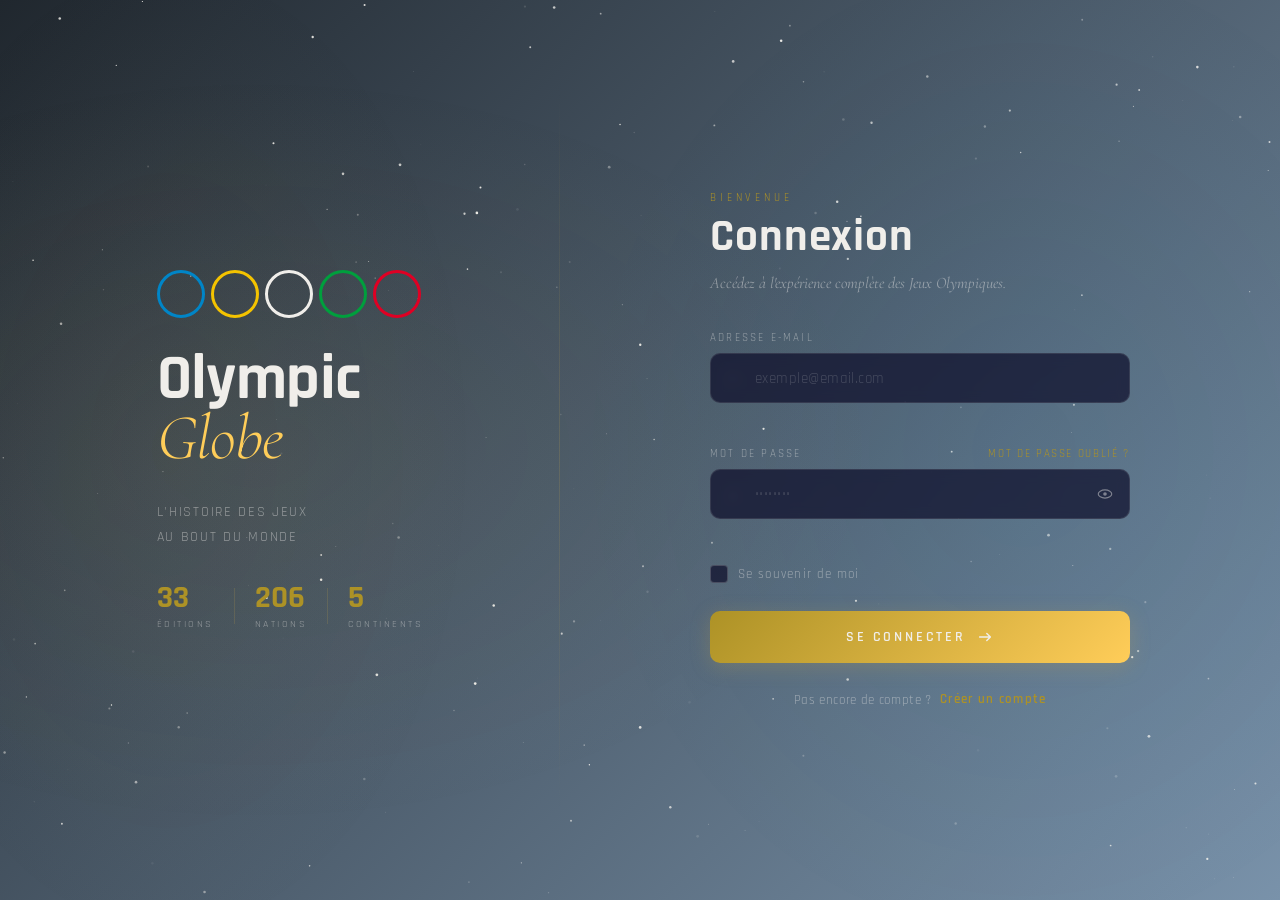
<file: pages/login.html>
<!DOCTYPE html>
<html lang="fr">
<head>
  <meta charset="UTF-8" />
  <meta name="viewport" content="width=device-width, initial-scale=1.0" />
  <title>Connexion — Olympic Globe</title>
  <link rel="preconnect" href="https://fonts.googleapis.com" />
  <link rel="preconnect" href="https://fonts.gstatic.com" crossorigin />
  <link href="https://fonts.googleapis.com/css2?family=Rajdhani:wght@400;500;600;700&family=Cormorant+Garamond:ital,wght@0,300;0,400;1,300;1,400&display=swap" rel="stylesheet" />
  <link rel="stylesheet" href="../css/login.css" />
</head>
<body>

  <canvas id="canvas-etoiles"></canvas>

  <div class="fond-lumineux"></div>

  <main class="conteneur-auth">

    <aside class="panneau-marque">
      <div class="interieur-marque">
        <div class="anneaux-logo" aria-hidden="true">
          <span class="anneau ann-bleu"></span>
          <span class="anneau ann-jaune"></span>
          <span class="anneau ann-noir"></span>
          <span class="anneau ann-vert"></span>
          <span class="anneau ann-rouge"></span>
        </div>
        <h2 class="titre-marque">Olympic<br /><em>Globe</em></h2>
        <p class="sous-titre-marque">L'histoire des Jeux<br />au bout du monde</p>
        <ul class="stats-marque" aria-label="Statistiques">
          <li><span class="valeur-stat">33</span><span class="label-stat">éditions</span></li>
          <li class="separateur-stat" aria-hidden="true"></li>
          <li><span class="valeur-stat">206</span><span class="label-stat">nations</span></li>
          <li class="separateur-stat" aria-hidden="true"></li>
          <li><span class="valeur-stat">5</span><span class="label-stat">continents</span></li>
        </ul>
      </div>
    </aside>

    <section class="panneau-formulaire">
      <div class="interieur-formulaire">

        <div class="entete-formulaire">
          <span class="etiquette-formulaire">Bienvenue</span>
          <h1 class="titre-formulaire">Connexion</h1>
          <p class="description-formulaire">Accédez à l'expérience complète des Jeux Olympiques.</p>
        </div>

        <div class="corps-formulaire" id="form-connexion">

          <div class="groupe-champ">
            <label for="champ-email" class="label-champ">Adresse e-mail</label>
            <div class="enveloppe-champ">
              <svg class="icone-champ" viewBox="0 0 20 20" fill="none" aria-hidden="true">
                <path d="M2.5 5.5A1.5 1.5 0 0 1 4 4h12a1.5 1.5 0 0 1 1.5 1.5v9A1.5 1.5 0 0 1 16 16H4a1.5 1.5 0 0 1-1.5-1.5v-9Z" stroke="currentColor" stroke-width="1.3"/>
                <path d="m2.5 6 7.5 5 7.5-5" stroke="currentColor" stroke-width="1.3" stroke-linecap="round"/>
              </svg>
              <input type="email" id="champ-email" name="champ-email" class="input-champ" placeholder="exemple@email.com" autocomplete="email" required />
            </div>
            <span class="message-erreur" id="msg-erreur-email"></span>
          </div>

          <div class="groupe-champ">
            <div class="ligne-label-champ">
              <label for="champ-mdp" class="label-champ">Mot de passe</label>
              <button type="button" class="lien-mdp-oublie" tabindex="0">Mot de passe oublié ?</button>
            </div>
            <div class="enveloppe-champ">
              <svg class="icone-champ" viewBox="0 0 20 20" fill="none" aria-hidden="true">
                <rect x="4" y="9" width="12" height="8.5" rx="1.5" stroke="currentColor" stroke-width="1.3"/>
                <path d="M7 9V6.5a3 3 0 0 1 6 0V9" stroke="currentColor" stroke-width="1.3" stroke-linecap="round"/>
                <circle cx="10" cy="13.5" r="1.2" fill="currentColor"/>
              </svg>
              <input type="password" id="champ-mdp" name="champ-mdp" class="input-champ" placeholder="••••••••" autocomplete="current-password" required />
              <button type="button" class="btn-afficher-mdp" id="btn-afficher-mdp" aria-label="Afficher / masquer le mot de passe">
                <svg id="icone-oeil" viewBox="0 0 20 20" fill="none">
                  <ellipse cx="10" cy="10" rx="7.5" ry="4.5" stroke="currentColor" stroke-width="1.3"/>
                  <circle cx="10" cy="10" r="2" fill="currentColor"/>
                </svg>
              </button>
            </div>
            <span class="message-erreur" id="msg-erreur-mdp"></span>
          </div>

          <div class="ligne-se-souvenir">
            <label class="label-case-cocher">
              <input type="checkbox" id="se-souvenir" name="se-souvenir" class="case-cocher-input" />
              <span class="case-cocher-visuelle" aria-hidden="true"></span>
              <span class="texte-case-cocher">Se souvenir de moi</span>
            </label>
          </div>

          <button type="button" class="btn-principal" id="btn-connexion">
            <span class="texte-bouton">Se connecter</span>
            <svg class="fleche-bouton" viewBox="0 0 20 20" fill="none" aria-hidden="true">
              <path d="M4 10h12M12 6l4 4-4 4" stroke="currentColor" stroke-width="1.6" stroke-linecap="round" stroke-linejoin="round"/>
            </svg>
          </button>

        </div>

        <div class="bloc-succes" id="bloc-succes" aria-live="polite">
          <div class="icone-succes" aria-hidden="true">
            <svg viewBox="0 0 40 40" fill="none">
              <circle cx="20" cy="20" r="18" stroke="var(--gold)" stroke-width="1.5"/>
              <path d="m12 20 5.5 5.5L28 14" stroke="var(--gold)" stroke-width="2" stroke-linecap="round" stroke-linejoin="round"/>
            </svg>
          </div>
          <p>Connexion réussie, redirection…</p>
        </div>

        <div class="pied-formulaire">
          <span>Pas encore de compte ?</span>
          <a href="register.html" class="lien-pied">Créer un compte</a>
        </div>

      </div>
    </section>

  </main>

  <script src="../js/login.js"></script>
</body>
</html>
</file>
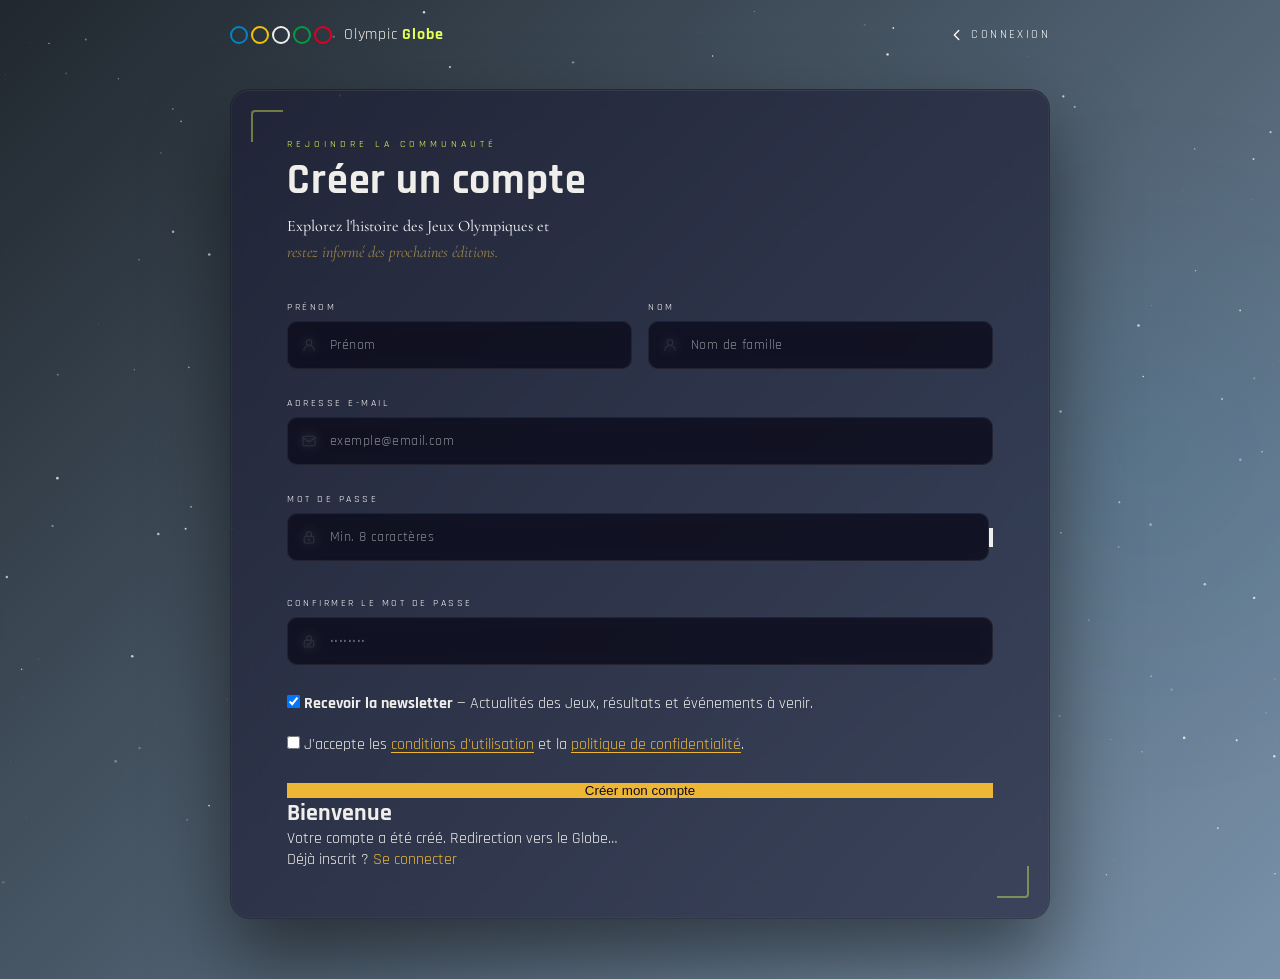
<file: pages/register.html>
<!DOCTYPE html>
<html lang="fr">
<head>
  <meta charset="UTF-8" />
  <meta name="viewport" content="width=device-width, initial-scale=1.0" />
  <title>Inscription — Olympic Globe</title>
  <link rel="preconnect" href="https://fonts.googleapis.com" />
  <link rel="preconnect" href="https://fonts.gstatic.com" crossorigin />
  <link href="https://fonts.googleapis.com/css2?family=Rajdhani:wght@400;500;600;700&family=Cormorant+Garamond:ital,wght@0,300;0,400;1,300;1,400&display=swap" rel="stylesheet" />
  <link rel="stylesheet" href="../css/register.css" />
</head>
<body>

  <canvas id="canvas-etoiles"></canvas>

  <div class="fond-grille" aria-hidden="true"></div>

  <div class="fond-orbe" aria-hidden="true"></div>

  <main class="conteneur-inscription">

    <header class="barre-haut">
      <a href="../index.html" class="logo-nav" aria-label="Retour à l'accueil">
        <div class="anneaux-logo" aria-hidden="true">
          <span class="lr lr-b"></span>
          <span class="lr lr-y"></span>
          <span class="lr lr-k"></span>
          <span class="lr lr-g"></span>
          <span class="lr lr-r"></span>
        </div>
        <span class="texte-logo">Olympic <strong>Globe</strong></span>
      </a>
      <a href="login.html" class="lien-retour">
        <svg viewBox="0 0 18 18" fill="none" aria-hidden="true">
          <path d="M11 4L6 9l5 5" stroke="currentColor" stroke-width="1.5" stroke-linecap="round" stroke-linejoin="round"/>
        </svg>
        Connexion
      </a>
    </header>

    <div class="carte-inscription">

      <div class="coin-carte coin-carte--hg" aria-hidden="true"></div>
      <div class="coin-carte coin-carte--bd" aria-hidden="true"></div>

      <div class="entete-carte">
        <span class="etiquette-carte">Rejoindre la communauté</span>
        <h1 class="titre-carte">Créer un compte</h1>
        <p class="sous-titre-carte">
          Explorez l'histoire des Jeux Olympiques et<br />
          <em>restez informé des prochaines éditions.</em>
        </p>
      </div>

      <div class="corps-carte" id="form-inscription">

        <div class="ligne-champs">
          <div class="groupe-champ">
            <label for="prenom" class="label-champ">Prénom</label>
            <div class="enveloppe-champ">
              <svg class="icone-champ" viewBox="0 0 20 20" fill="none" aria-hidden="true">
                <circle cx="10" cy="7" r="3.5" stroke="currentColor" stroke-width="1.3"/>
                <path d="M3.5 17c0-3.6 2.9-6.5 6.5-6.5s6.5 2.9 6.5 6.5" stroke="currentColor" stroke-width="1.3" stroke-linecap="round"/>
              </svg>
              <input type="text" id="prenom" name="prenom" class="input-champ" placeholder="Prénom" autocomplete="given-name" required />
            </div>
            <span class="message-erreur" id="erreur-prenom"></span>
          </div>

          <div class="groupe-champ">
            <label for="nom" class="label-champ">Nom</label>
            <div class="enveloppe-champ">
              <svg class="icone-champ" viewBox="0 0 20 20" fill="none" aria-hidden="true">
                <circle cx="10" cy="7" r="3.5" stroke="currentColor" stroke-width="1.3"/>
                <path d="M3.5 17c0-3.6 2.9-6.5 6.5-6.5s6.5 2.9 6.5 6.5" stroke="currentColor" stroke-width="1.3" stroke-linecap="round"/>
              </svg>
              <input type="text" id="nom" name="nom" class="input-champ" placeholder="Nom de famille" autocomplete="family-name" required />
            </div>
            <span class="message-erreur" id="erreur-nom"></span>
          </div>
        </div>

        <div class="groupe-champ">
          <label for="email" class="label-champ">Adresse e-mail</label>
          <div class="enveloppe-champ">
            <svg class="icone-champ" viewBox="0 0 20 20" fill="none" aria-hidden="true">
              <path d="M2.5 5.5A1.5 1.5 0 0 1 4 4h12a1.5 1.5 0 0 1 1.5 1.5v9A1.5 1.5 0 0 1 16 16H4a1.5 1.5 0 0 1-1.5-1.5v-9Z" stroke="currentColor" stroke-width="1.3"/>
              <path d="m2.5 6 7.5 5 7.5-5" stroke="currentColor" stroke-width="1.3" stroke-linecap="round"/>
            </svg>
            <input type="email" id="email" name="email" class="input-champ" placeholder="exemple@email.com" autocomplete="email" required />
          </div>
          <span class="message-erreur" id="erreur-email"></span>
        </div>

        <div class="groupe-champ">
          <label for="password" class="label-champ">Mot de passe</label>
          <div class="enveloppe-champ">
            <svg class="icone-champ" viewBox="0 0 20 20" fill="none" aria-hidden="true">
              <rect x="4" y="9" width="12" height="8.5" rx="1.5" stroke="currentColor" stroke-width="1.3"/>
              <path d="M7 9V6.5a3 3 0 0 1 6 0V9" stroke="currentColor" stroke-width="1.3" stroke-linecap="round"/>
              <circle cx="10" cy="13.5" r="1.2" fill="currentColor"/>
            </svg>
            <input type="password" id="password" name="password" class="input-champ" placeholder="Min. 8 caractères" autocomplete="new-password" required />
            <button type="button" class="btn-afficher-mdp" id="btn-afficher-mdp" aria-label="Afficher / masquer">
              <svg viewBox="0 0 20 20" fill="none">
                <ellipse cx="10" cy="10" rx="7.5" ry="4.5" stroke="currentColor" stroke-width="1.3"/>
                <circle cx="10" cy="10" r="2" fill="currentColor"/>
              </svg>
            </button>
          </div>
          <div class="barre-force" aria-label="Force du mot de passe">
            <span class="sb sb-1" id="sb1"></span>
            <span class="sb sb-2" id="sb2"></span>
            <span class="sb sb-3" id="sb3"></span>
            <span class="sb sb-4" id="sb4"></span>
          </div>
          <span class="message-erreur" id="erreur-mdp"></span>
        </div>

        <div class="groupe-champ">
          <label for="confirm-password" class="label-champ">Confirmer le mot de passe</label>
          <div class="enveloppe-champ">
            <svg class="icone-champ" viewBox="0 0 20 20" fill="none" aria-hidden="true">
              <rect x="4" y="9" width="12" height="8.5" rx="1.5" stroke="currentColor" stroke-width="1.3"/>
              <path d="M7 9V6.5a3 3 0 0 1 6 0V9" stroke="currentColor" stroke-width="1.3" stroke-linecap="round"/>
              <path d="m7 13.5 2 2 4-4" stroke="currentColor" stroke-width="1.3" stroke-linecap="round" stroke-linejoin="round"/>
            </svg>
            <input type="password" id="confirm-password" name="confirm-password" class="input-champ" placeholder="••••••••" autocomplete="new-password" required />
          </div>
          <span class="message-erreur" id="erreur-confirmation"></span>
        </div>

        <div class="bloc-newsletter">
          <label class="label-case-cocher">
            <input type="checkbox" id="newsletter" name="newsletter" class="case-cocher-input" checked />
            <span class="case-cocher-visuelle" aria-hidden="true"></span>
            <span class="texte-case-cocher">
              <strong>Recevoir la newsletter</strong> — Actualités des Jeux, résultats et événements à venir.
            </span>
          </label>
        </div>

        <div class="groupe-champ">
          <label class="label-case-cocher">
            <input type="checkbox" id="conditions" name="conditions" class="case-cocher-input" required />
            <span class="case-cocher-visuelle" aria-hidden="true"></span>
            <span class="texte-case-cocher">
              J'accepte les <button type="button" class="btn-texte">conditions d'utilisation</button>
              et la <button type="button" class="btn-texte">politique de confidentialité</button>.
            </span>
          </label>
          <span class="message-erreur" id="erreur-conditions"></span>
        </div>

        <button type="button" class="btn-principal" id="btn-inscription">
          <span class="texte-bouton">Créer mon compte</span>
          <span class="anneaux-bouton" aria-hidden="true">
            <span class="br br-b"></span>
            <span class="br br-y"></span>
            <span class="br br-k"></span>
            <span class="br br-g"></span>
            <span class="br br-r"></span>
          </span>
        </button>

      </div>

      <div class="ecran-succes" id="ecran-succes" aria-live="polite">
        <div class="anneaux-succes" aria-hidden="true">
          <span class="sr sr-b"></span>
          <span class="sr sr-y"></span>
          <span class="sr sr-k"></span>
          <span class="sr sr-g"></span>
          <span class="sr sr-r"></span>
        </div>
        <h2 class="titre-succes">Bienvenue <span id="nom-succes"></span></h2>
        <p class="sous-titre-succes">Votre compte a été créé. Redirection vers le Globe…</p>
      </div>

      <div class="pied-carte">
        <span>Déjà inscrit ?</span>
        <a href="login.html" class="lien-pied" style="color: var(--gold-light);">Se connecter</a>
      </div>

    </div>

  </main>

  <script src="../js/register.js"></script>
</body>
</html>
</file>
<file: css/login.css>
:root {
  --space:linear-gradient(
    135deg,
    #20272e 0%,
    #7992aa 100%
  );  
  --space-mid:   #080820;
  --space-card:  #0c0c28;
  --space-border: rgba(201, 168, 76, 0.18);
  --gold:        #ad9226;
  --gold-light:  #ffcd59;
  --gold-dim:    rgba(201, 168, 76, 0.12);
  --white:       #f0eeea;
  --dim:         rgba(240, 238, 234, 0.45);
  --dim-low:     rgba(240, 238, 234, 0.18);
  --error:       #e05555;

  --ring-blue:   #0085C7;
  --ring-yellow: #F4C300;
  --ring-black:  #f0eeea;
  --ring-green:  #009F3D;
  --ring-red:    #DF0024;

  --font-title: 'Rajdhani', sans-serif;
  --font-body:  'Cormorant Garamond', serif;

  --panel-w: 420px;
  --radius:  16px;
}

*, *::before, *::after { box-sizing: border-box; margin: 0; padding: 0; }

html, body {
  width: 100%; height: 100%;
  overflow: hidden;
  background: var(--space);
  color: var(--white);
  font-family: var(--font-title);
}

#canvas-etoiles {
  position: fixed;
  inset: 0;
  z-index: 0;
  pointer-events: none;
}

.fond-lumineux {
  position: fixed;
  inset: 0;
  z-index: 1;
  pointer-events: none;
  background:
    radial-gradient(ellipse 70% 60% at 20% 50%, rgba(201, 168, 76, 0.06) 0%, transparent 70%),
    radial-gradient(ellipse 50% 80% at 80% 50%, rgba(0, 133, 199, 0.05) 0%, transparent 70%);
}

.conteneur-auth {
  position: relative;
  z-index: 10;
  width: 100%;
  height: 100%;
  display: flex;
  align-items: stretch;
}

.panneau-marque {
  flex: 0 0 45%;
  max-width: 560px;
  display: flex;
  align-items: center;
  justify-content: center;
  padding: 60px 60px 60px 80px;
  position: relative;
  overflow: hidden;
}

.panneau-marque::after {
  content: '';
  position: absolute;
  right: 0; top: 10%; bottom: 10%;
  width: 1px;
  background: linear-gradient(to bottom, transparent, var(--space-border), transparent);
}

.panneau-marque::before {
  content: '';
  position: absolute;
  inset: 0;
  background: radial-gradient(ellipse 80% 80% at 30% 50%, rgba(201, 168, 76, 0.04) 0%, transparent 70%);
  pointer-events: none;
}

.interieur-marque {
  display: flex;
  flex-direction: column;
  gap: 32px;
  animation: fadeUp 0.9s ease both;
}

.anneaux-logo {
  display: flex;
  align-items: center;
  gap: 6px;
}

.anneau {
  display: block;
  width: 48px;
  height: 48px;
  border-radius: 50%;
  border: 3.5px solid transparent;
  flex-shrink: 0;
  animation: ringPop 0.6s cubic-bezier(0.34, 1.56, 0.64, 1) both;
}

.ann-bleu   { border-color: var(--ring-blue);   animation-delay: 0.1s; }
.ann-jaune { border-color: var(--ring-yellow);  animation-delay: 0.2s; }
.ann-noir  { border-color: var(--ring-black);   animation-delay: 0.3s; }
.ann-vert  { border-color: var(--ring-green);   animation-delay: 0.4s; }
.ann-rouge    { border-color: var(--ring-red);     animation-delay: 0.5s; }

@keyframes ringPop {
  from { opacity: 0; transform: scale(0.4) rotate(-90deg); }
  to   { opacity: 1; transform: scale(1)   rotate(0deg); }
}

.titre-marque {
  font-family: var(--font-title);
  font-size: clamp(42px, 5vw, 72px);
  font-weight: 700;
  line-height: 0.92;
  letter-spacing: -0.01em;
  color: var(--white);
  animation: fadeUp 0.9s ease 0.2s both;
}

.titre-marque em {
  display: block;
  font-family: var(--font-body);
  font-style: italic;
  font-weight: 300;
  color: var(--gold-light);
}

.sous-titre-marque {
  font-size: 14px;
  letter-spacing: 0.12em;
  color: var(--dim);
  text-transform: uppercase;
  line-height: 1.8;
  animation: fadeUp 0.9s ease 0.35s both;
}

.stats-marque {
  list-style: none;
  display: flex;
  align-items: center;
  gap: 20px;
  animation: fadeUp 0.9s ease 0.5s both;
}

.valeur-stat {
  display: block;
  font-size: 32px;
  font-weight: 700;
  color: var(--gold);
  line-height: 1;
}

.label-stat {
  display: block;
  font-size: 10px;
  letter-spacing: 0.25em;
  color: var(--dim);
  text-transform: uppercase;
  margin-top: 4px;
}

.separateur-stat {
  width: 1px;
  height: 36px;
  background: var(--space-border);
  flex-shrink: 0;
}

.panneau-formulaire {
  flex: 1;
  display: flex;
  align-items: center;
  justify-content: center;
  padding: 40px 60px;
  overflow-y: auto;
}

.interieur-formulaire {
  width: 100%;
  max-width: var(--panel-w);
  animation: fadeUp 0.9s ease 0.15s both;
}

.entete-formulaire {
  margin-bottom: 36px;
}

.etiquette-formulaire {
  display: block;
  font-size: 11px;
  letter-spacing: 0.35em;
  text-transform: uppercase;
  color: var(--gold);
  margin-bottom: 10px;
}

.titre-formulaire {
  font-family: var(--font-title);
  font-size: clamp(32px, 3.5vw, 48px);
  font-weight: 700;
  color: var(--white);
  letter-spacing: 0.02em;
  line-height: 1;
}

.description-formulaire {
  margin-top: 12px;
  font-family: var(--font-body);
  font-size: 16px;
  font-style: italic;
  color: var(--dim);
  line-height: 1.5;
}

.corps-formulaire {
  display: flex;
  flex-direction: column;
  gap: 22px;
}

.groupe-champ {
  display: flex;
  flex-direction: column;
  gap: 8px;
}

.label-champ {
  font-size: 11px;
  letter-spacing: 0.2em;
  text-transform: uppercase;
  color: var(--dim);
}

.ligne-label-champ {
  display: flex;
  justify-content: space-between;
  align-items: center;
}

.lien-mdp-oublie {
  background: none;
  border: none;
  cursor: pointer;
  font-family: var(--font-title);
  font-size: 11px;
  letter-spacing: 0.15em;
  text-transform: uppercase;
  color: var(--gold);
  transition: color 0.2s;
  padding: 0;
}
.lien-mdp-oublie:hover { color: var(--gold-light); }

.enveloppe-champ {
  position: relative;
  display: flex;
  align-items: center;
}

.icone-champ {
  position: absolute;
  left: 14px;
  width: 17px;
  height: 17px;
  color: var(--dim-low);
  pointer-events: none;
  transition: color 0.25s;
  flex-shrink: 0;
}

.input-champ {
  width: 100%;
  height: 50px;
  background: rgba(12, 12, 40, 0.7);
  border: 1px solid rgba(240, 238, 234, 0.1);
  border-radius: 10px;
  padding: 0 44px 0 44px;
  font-family: var(--font-title);
  font-size: 15px;
  color: var(--white);
  letter-spacing: 0.03em;
  outline: none;
  transition: border-color 0.25s, background 0.25s, box-shadow 0.25s;
  backdrop-filter: blur(6px);
  appearance: none;
  -webkit-appearance: none;
}

.input-champ::placeholder { color: var(--dim-low); }

.input-champ:focus {
  border-color: rgba(201, 168, 76, 0.5);
  background: rgba(12, 12, 40, 0.9);
  box-shadow: 0 0 0 3px rgba(201, 168, 76, 0.08), inset 0 1px 0 rgba(255,255,255,0.03);
}

.input-champ:focus + .icone-champ,
.enveloppe-champ:focus-within .icone-champ {
  color: var(--gold);
}

.input-champ.is-error {
  border-color: rgba(224, 85, 85, 0.55);
}

.btn-afficher-mdp {
  position: absolute;
  right: 12px;
  background: none;
  border: none;
  cursor: pointer;
  color: var(--dim);
  padding: 4px;
  display: flex;
  transition: color 0.2s;
}

.btn-afficher-mdp:hover { color: var(--gold); }
.btn-afficher-mdp svg { width: 18px; height: 18px; }

.message-erreur {
  font-size: 11px;
  letter-spacing: 0.1em;
  color: var(--error);
  min-height: 14px;
  transition: opacity 0.2s;
}

.ligne-se-souvenir { margin-top: 2px; }

.label-case-cocher {
  display: flex;
  align-items: center;
  gap: 10px;
  cursor: pointer;
  user-select: none;
}

.case-cocher-input {
  position: absolute;
  opacity: 0;
  width: 0; height: 0;
}

.case-cocher-visuelle {
  width: 18px;
  height: 18px;
  border: 1px solid rgba(240, 238, 234, 0.2);
  border-radius: 4px;
  background: rgba(12, 12, 40, 0.7);
  flex-shrink: 0;
  display: flex;
  align-items: center;
  justify-content: center;
  transition: border-color 0.2s, background 0.2s;
}

.case-cocher-input:checked ~ .case-cocher-visuelle {
  background: var(--gold);
  border-color: var(--gold);
}

.case-cocher-input:checked ~ .case-cocher-visuelle::after {
  content: '';
  display: block;
  width: 5px;
  height: 9px;
  border: 2px solid var(--space);
  border-top: none;
  border-left: none;
  transform: rotate(42deg) translateY(-1px);
}

.texte-case-cocher {
  font-size: 13px;
  letter-spacing: 0.1em;
  color: var(--dim);
}

.btn-principal {
  margin-top: 6px;
  width: 100%;
  height: 52px;
  display: flex;
  align-items: center;
  justify-content: center;
  gap: 10px;
  background: linear-gradient(135deg, var(--gold) 0%, var(--gold-light) 100%);
  border: none;
  border-radius: 10px;
  cursor: pointer;
  font-family: var(--font-title);
  font-size: 14px;
  font-weight: 600;
  letter-spacing: 0.2em;
  text-transform: uppercase;
  color: var(--space);
  transition: transform 0.2s, box-shadow 0.2s, opacity 0.2s;
  box-shadow: 0 4px 20px rgba(201, 168, 76, 0.25);
  position: relative;
  overflow: hidden;
}

.btn-principal::before {
  content: '';
  position: absolute;
  inset: 0;
  background: linear-gradient(135deg, rgba(255,255,255,0.12) 0%, transparent 50%);
  opacity: 0;
  transition: opacity 0.2s;
}

.btn-principal:hover { transform: translateY(-2px); box-shadow: 0 8px 32px rgba(201, 168, 76, 0.4); }
.btn-principal:hover::before { opacity: 1; }
.btn-principal:active { transform: translateY(0); }
.btn-principal:disabled { opacity: 0.5; cursor: not-allowed; transform: none; }

.fleche-bouton { width: 18px; height: 18px; flex-shrink: 0; transition: transform 0.2s; }
.btn-principal:hover .fleche-bouton { transform: translateX(3px); }

.bloc-succes {
  display: none;
  flex-direction: column;
  align-items: center;
  gap: 16px;
  padding: 32px;
  text-align: center;
}

.bloc-succes.visible { display: flex; }

.icone-succes { width: 64px; height: 64px; animation: successPop 0.6s cubic-bezier(0.34, 1.56, 0.64, 1) both; }

.bloc-succes p {
  font-size: 14px;
  letter-spacing: 0.15em;
  color: var(--dim);
  text-transform: uppercase;
}

@keyframes successPop {
  from { transform: scale(0); opacity: 0; }
  to   { transform: scale(1); opacity: 1; }
}

.pied-formulaire {
  margin-top: 28px;
  display: flex;
  align-items: center;
  justify-content: center;
  gap: 8px;
  font-size: 13px;
  color: var(--dim);
  letter-spacing: 0.05em;
}

.lien-pied {
  color: var(--gold);
  text-decoration: none;
  letter-spacing: 0.1em;
  font-weight: 600;
  transition: color 0.2s;
  border-bottom: 1px solid transparent;
  padding-bottom: 1px;
}
.lien-pied:hover { color: var(--gold-light); border-bottom-color: var(--gold-light); }

@keyframes fadeUp {
  from { opacity: 0; transform: translateY(18px); }
  to   { opacity: 1; transform: translateY(0); }
}

@media (max-width: 900px) {
  .panneau-marque {
    display: none;
  }
  .panneau-formulaire {
    padding: 40px 24px;
  }
}

@media (max-width: 480px) {
  .panneau-formulaire {
    padding: 32px 20px;
    align-items: flex-start;
    padding-top: 60px;
  }
  body { overflow-y: auto; }
  html, body { height: auto; min-height: 100%; }
}
</file>
<file: css/register.css>
:root {
  --space:linear-gradient(
    135deg,
    #20272e 0%,
    #7992aa 100%
  );  
  --space-mid:    #080820;
  --space-card:   #0b0b24;
  --space-border: rgba(17, 16, 14, 0.16);
  --gold:         #e6ff55;
  --gold-light:   #edb635;
  --gold-dim:     rgba(79, 65, 27, 0.464);
  --white:        #f0eeea;
  --dim:          rgb(252, 252, 252);
  --dim-low:      rgba(234, 240, 238, 0.537);
  --error:        #e05555;
  --success:      #4caf7d;

  --ring-blue:   #0085C7;
  --ring-yellow: #F4C300;
  --ring-black:  #f0eeea;
  --ring-green:  #009F3D;
  --ring-red:    #DF0024;

  --font-title: 'Rajdhani', sans-serif;
  --font-body:  'Cormorant Garamond', serif;
}

*, *::before, *::after { box-sizing: border-box; margin: 0; padding: 0; }

html {
  scroll-behavior: smooth;
}

body {
  min-height: 100vh;
  background: var(--space);
  color: var(--white);
  font-family: var(--font-title);
  overflow-x: hidden;
  overflow-y: auto;
}

#canvas-etoiles {
  position: fixed;
  inset: 0;
  z-index: 0;
  pointer-events: none;
}

.fond-grille {
  position: fixed;
  inset: 0;
  z-index: 1;
  pointer-events: none;
  background-image:
    linear-gradient(rgba(201, 168, 76, 0.025) 1px, transparent 1px),
    linear-gradient(90deg, rgba(201, 168, 76, 0.025) 1px, transparent 1px);
  background-size: 60px 60px;
  mask-image: radial-gradient(ellipse 80% 80% at 50% 50%, black 0%, transparent 75%);
}

.fond-orbe {
  position: fixed;
  top: 50%;
  right: -20vw;
  transform: translateY(-50%);
  width: 60vw;
  height: 60vw;
  border-radius: 50%;
  background: radial-gradient(circle, rgba(0, 133, 199, 0.06) 0%, transparent 65%);
  z-index: 1;
  pointer-events: none;
}

.conteneur-inscription {
  position: relative;
  z-index: 10;
  min-height: 100vh;
  display: flex;
  flex-direction: column;
  align-items: center;
  padding: 0 20px 60px;
}

.barre-haut {
  width: 100%;
  max-width: 820px;
  display: flex;
  justify-content: space-between;
  align-items: center;
  padding: 24px 0;
  margin-bottom: 20px;
  animation: fadeDown 0.7s ease both;
}

.logo-nav {
  display: flex;
  align-items: center;
  gap: 12px;
  text-decoration: none;
}

.anneaux-logo {
  display: flex;
  align-items: center;
  gap: 3px;
}

.lr {
  display: block;
  width: 18px;
  height: 18px;
  border-radius: 50%;
  border: 2px solid transparent;
}

.lr-b { border-color: var(--ring-blue); }
.lr-y { border-color: var(--ring-yellow); }
.lr-k { border-color: var(--ring-black); }
.lr-g { border-color: var(--ring-green); }
.lr-r { border-color: var(--ring-red); }

.texte-logo {
  font-family: var(--font-title);
  font-size: 16px;
  letter-spacing: 0.05em;
  color: var(--white);
}

.texte-logo strong { color: var(--gold); }

.lien-retour {
  display: flex;
  align-items: center;
  gap: 6px;
  font-size: 12px;
  letter-spacing: 0.2em;
  text-transform: uppercase;
  color: var(--dim);
  text-decoration: none;
  transition: color 0.2s;
}

.lien-retour svg { width: 16px; height: 16px; }
.lien-retour:hover { color: var(--gold); }

.carte-inscription {
  width: 100%;
  max-width: 820px;
  background: rgba(26, 26, 51, 0.599);
  border: 1px solid var(--space-border);
  border-radius: 20px;
  padding: 48px 56px;
  backdrop-filter: blur(16px);
  box-shadow:
    0 40px 80px rgba(0, 0, 0, 0.5),
    0 0 0 1px rgba(201, 168, 76, 0.06) inset,
    0 1px 0 rgba(255, 255, 255, 0.04) inset;
  position: relative;
  overflow: hidden;
  animation: cardIn 0.8s cubic-bezier(0.22, 1, 0.36, 1) 0.1s both;
}

.coin-carte {
  position: absolute;
  width: 32px;
  height: 32px;
}

.coin-carte--hg {
  top: 20px; left: 20px;
  border-top: 2px solid var(--gold);
  border-left: 2px solid var(--gold);
  border-radius: 4px 0 0 0;
  opacity: 0.4;
}

.coin-carte--bd {
  bottom: 20px; right: 20px;
  border-bottom: 2px solid var(--gold);
  border-right: 2px solid var(--gold);
  border-radius: 0 0 4px 0;
  opacity: 0.4;
}

.entete-carte {
  margin-bottom: 36px;
}

.etiquette-carte {
  display: block;
  font-size: 10px;
  letter-spacing: 0.4em;
  text-transform: uppercase;
  color: var(--gold);
  margin-bottom: 10px;
}

.titre-carte {
  font-family: var(--font-title);
  font-size: clamp(28px, 3.5vw, 42px);
  font-weight: 700;
  color: var(--white);
  letter-spacing: 0.02em;
  line-height: 1;
}

.sous-titre-carte {
  margin-top: 12px;
  font-family: var(--font-body);
  font-size: 16px;
  color: var(--dim);
  line-height: 1.6;
}

.sous-titre-carte em {
  font-style: italic;
  color: rgba(201, 168, 76, 0.7);
}

.corps-carte {
  display: flex;
  flex-direction: column;
  gap: 20px;
}

.ligne-champs {
  display: grid;
  grid-template-columns: 1fr 1fr;
  gap: 16px;
}

.groupe-champ {
  display: flex;
  flex-direction: column;
  gap: 8px;
}

.label-champ {
  font-size: 10px;
  letter-spacing: 0.25em;
  text-transform: uppercase;
  color: var(--dim);
}

.enveloppe-champ {
  position: relative;
  display: flex;
  align-items: center;
}

.icone-champ {
  position: absolute;
  left: 14px;
  width: 16px;
  height: 16px;
  color: rgb(255, 255, 255);
  pointer-events: none;
  transition: color 0.25s;
  flex-shrink: 0;
}

.input-champ {
  width: 100%;
  height: 48px;
  background: rgba(10, 10, 25, 0.7);
  border: 1px solid rgba(235, 228, 228, 0.071);
  border-radius: 10px;
  padding: 0 44px 0 42px;
  font-family: var(--font-title);
  font-size: 14px;
  color: var(--white);
  letter-spacing: 0.03em;
  outline: none;
  transition: border-color 0.25s, background 0.25s, box-shadow 0.25s;
  backdrop-filter: blur(6px);
  appearance: none;
  -webkit-appearance: none;
}

.input-champ::placeholder { color: var(--dim-low); }

.input-champ:focus {
  border-color: rgba(201, 168, 76, 0.45);
  background: rgba(10, 10, 35, 0.9);
  box-shadow: 0 0 0 3px rgba(201, 168, 76, 0.07), inset 0 1px 0 rgba(255,255,255,0.02);
}

.enveloppe-champ:focus-within .icone-champ { color: var(--gold); }
.input-champ.is-error { border-color: var(--error); }
.input-champ.is-success { border-color: var(--success); } 
.btn-texte {
  background: none;
  border: none;
  padding: 0;
  font-family: var(--font-title);
  font-size: inherit;
  color: var(--gold-light);
  cursor: pointer;
  text-decoration: underline;
  text-underline-offset: 3px;
  transition: color 0.2s;
}

.btn-texte:hover {
  color: var(--gold);
}

.btn-principal {
  background: var(--gold-light);
  color: #0b0b24;
  border: none;
  cursor: pointer;
}

.lien-pied {
  color: var(--gold-light);
  text-decoration: none;
  transition: color 0.2s;
}

.lien-pied:hover {
  color: var(--gold);
}
</file>
